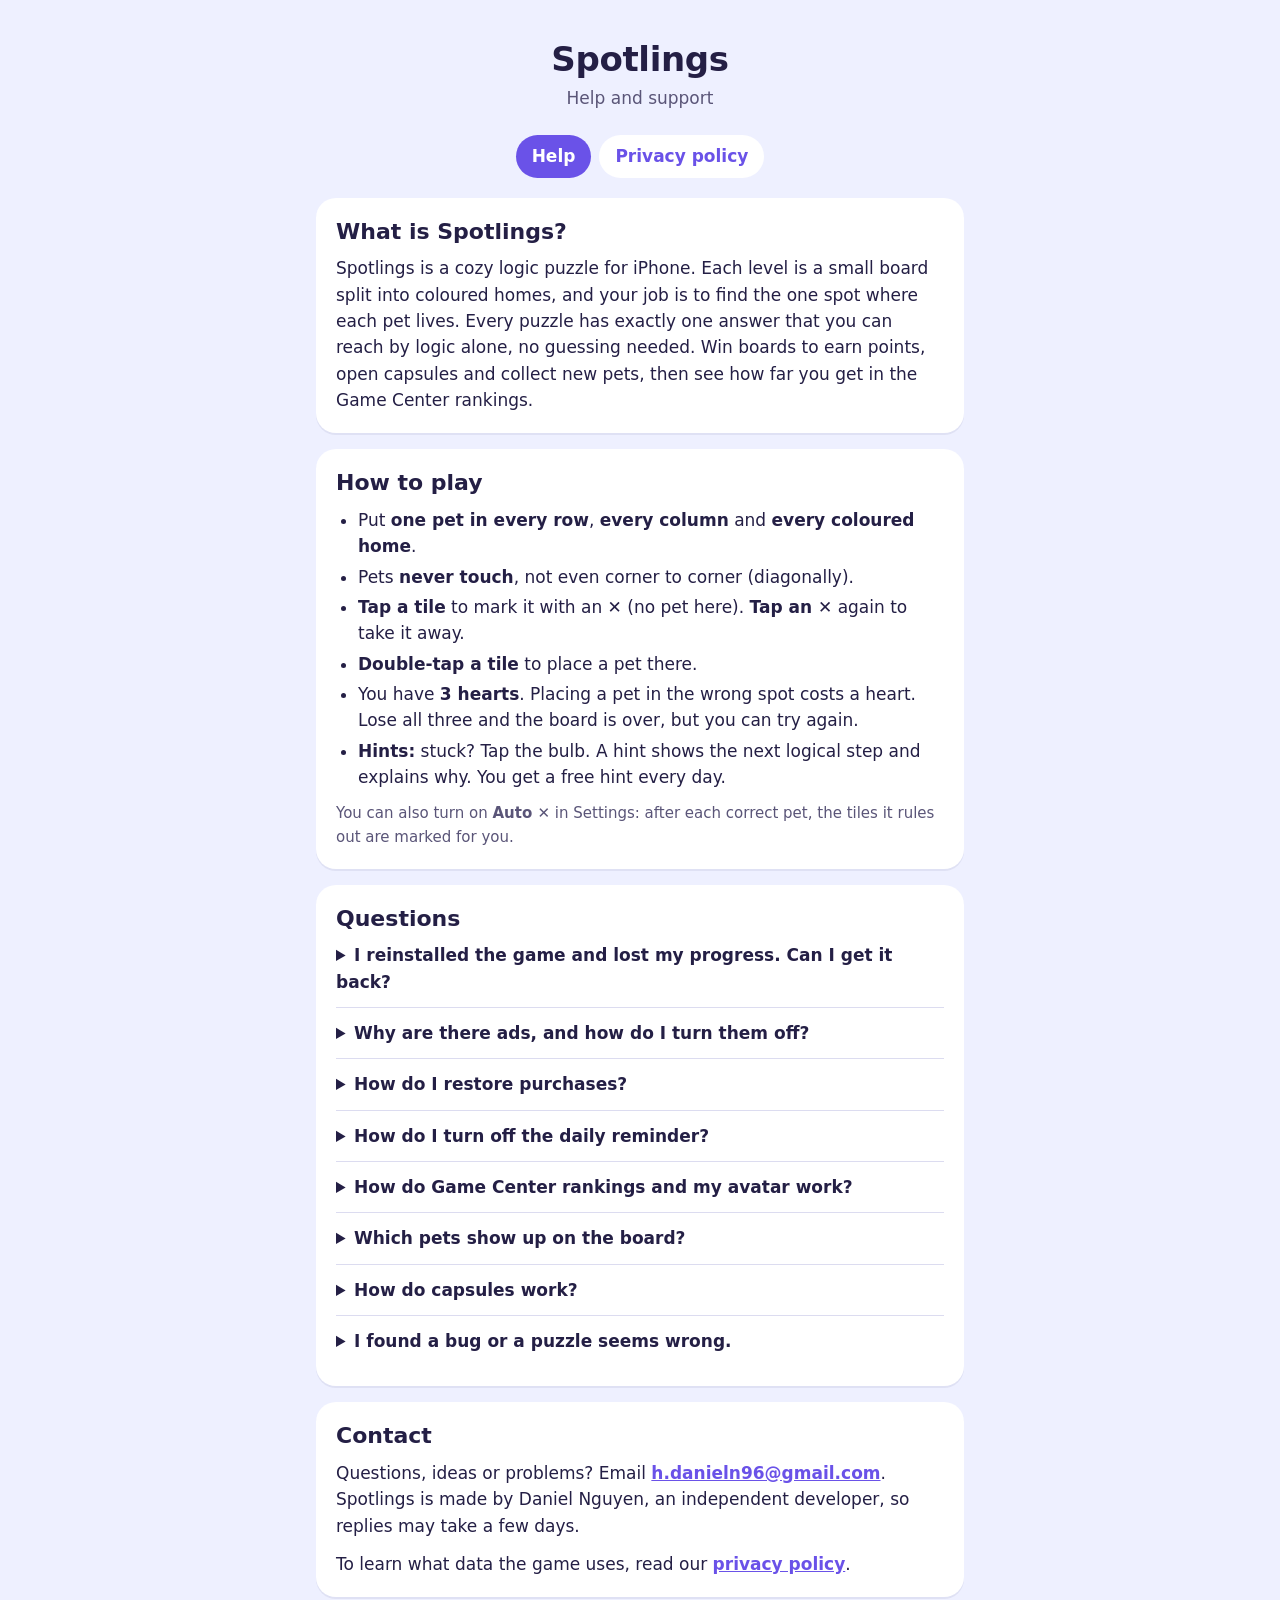
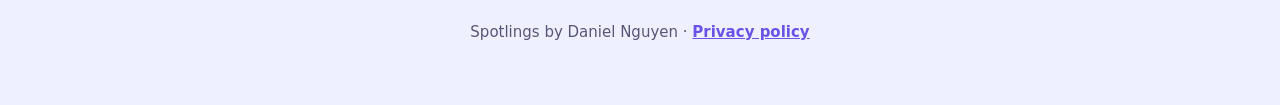
<file: index.html>
<!doctype html>
<html lang="en">
<head>
  <meta charset="utf-8">
  <meta name="viewport" content="width=device-width, initial-scale=1">
  <title>Spotlings: Help and support</title>
  <meta name="description" content="Help and support for Spotlings, a cozy logic puzzle game with collectible pets for iPhone: how to play, common questions and how to contact us.">
  <link rel="stylesheet" href="style.css">
  <!-- Once Spotlings 1.0 is live on the App Store (not before: the banner needs a live app), add Apple's Smart App Banner here:
  <meta name="apple-itunes-app" content="app-id=6824955648"> -->

</head>
<body>
  <div class="wrap">
    <header class="site">
      <h1>Spotlings</h1>
      <p>Help and support</p>
    </header>

    <nav class="top" aria-label="Pages">
      <a href="./" aria-current="page">Help</a>
      <a href="privacy.html">Privacy policy</a>
    </nav>

    <main>
      <section class="card" aria-labelledby="about">
        <h2 id="about">What is Spotlings?</h2>
        <p>Spotlings is a cozy logic puzzle for iPhone. Each level is a small board split into coloured homes, and your job is to find the one spot where each pet lives. Every puzzle has exactly one answer that you can reach by logic alone, no guessing needed. Win boards to earn points, open capsules and collect new pets, then see how far you get in the Game Center rankings.</p>
      </section>

      <section class="card" aria-labelledby="how">
        <h2 id="how">How to play</h2>
        <ul>
          <li>Put <strong>one pet in every row</strong>, <strong>every column</strong> and <strong>every coloured home</strong>.</li>
          <li>Pets <strong>never touch</strong>, not even corner to corner (diagonally).</li>
          <li><strong>Tap a tile</strong> to mark it with an ✕ (no pet here). <strong>Tap an ✕</strong> again to take it away.</li>
          <li><strong>Double-tap a tile</strong> to place a pet there.</li>
          <li>You have <strong>3 hearts</strong>. Placing a pet in the wrong spot costs a heart. Lose all three and the board is over, but you can try again.</li>
          <li><strong>Hints:</strong> stuck? Tap the bulb. A hint shows the next logical step and explains why. You get a free hint every day.</li>
        </ul>
        <p class="small">You can also turn on <strong>Auto ✕</strong> in Settings: after each correct pet, the tiles it rules out are marked for you.</p>
      </section>

      <section class="card" aria-labelledby="faq">
        <h2 id="faq">Questions</h2>

        <details>
          <summary>I reinstalled the game and lost my progress. Can I get it back?</summary>
          <p>Your progress (levels, stars and pets) is saved only on your phone. There are no accounts and no cloud save, so we have no copy we could restore. Deleting the app deletes your progress with it.</p>
          <p>If you restore your whole iPhone from a backup (iCloud or a computer) that was made before you deleted the game, your progress may come back with it.</p>
        </details>

        <details>
          <summary>Why are there ads, and how do I turn them off?</summary>
          <p>Ads help keep Spotlings free (from version 1.1). Most are ones you choose: watch a short video to win back a heart, get a hint or a pet reveal, or double a win's points. Now and then a short ad plays between levels, never before level 20, never during a puzzle and never after a capsule.</p>
          <p><strong>Buying anything in the shop</strong> (No Ads, or any pack) turns off the ads between levels for good. The ads you choose stay on offer, because they give you something; you never have to watch them.</p>
          <p><strong>Why does the game ask what year I was born?</strong> So children get ads set up the way the law asks for them. It is asked once, and the year stays on your phone. No one gets personalised ads.</p>
        </details>

        <details>
          <summary>How do I restore purchases?</summary>
          <p>If Spotlings offers purchases, you can open <strong>Settings</strong> in the game and tap <strong>Restore Purchases</strong>. Make sure you are signed in with the same Apple Account you used to buy. Purchases are handled by Apple, so for billing questions or refunds please use Apple's <a href="https://reportaproblem.apple.com/">Report a Problem</a> page.</p>
        </details>

        <details>
          <summary>How do I turn off the daily reminder?</summary>
          <p>The daily reminder is off unless you turn it on. To turn it off again, open <strong>Settings</strong> in the game and switch off <strong>Daily reminder</strong>. You can also turn off notifications for Spotlings in your iPhone's Settings app, under <strong>Notifications</strong>. The reminder is a single note a day at 7 pm, set up on your phone.</p>
        </details>

        <details>
          <summary>How do Game Center rankings and my avatar work?</summary>
          <p>Spotlings uses Apple's Game Center for its rankings. You are ranked by the <strong>points</strong> you win from puzzles (today, this week and all time) and by the <strong>highest level</strong> you have won. The "today" list starts over every day and "this week" every Monday (both at midnight UTC). Other players see your Game Center nickname, your score and the pet you chose as your avatar, never a photo.</p>
          <p>To change your avatar, open the rankings screen and pick a different pet. Other players see your new avatar after your next win (your own row shows it straight away).</p>
          <p>The <strong>Friends</strong> list only works if you allow Spotlings to see your Game Center friends; iOS asks you the first time. You can sign out of Game Center or change friends access in your iPhone's Settings app, under <strong>Game Center</strong>. The game works fine without Game Center.</p>
        </details>

        <details>
          <summary>Which pets show up on the board?</summary>
          <p>Boards use the pets you have collected, mixed at random, and trying a level again brings a new mix. Each coloured home has one pet, but it stays a surprise (a question mark) until you find its spot. You start with the one pet you pick, so early boards repeat it; every new pet from a capsule joins your boards.</p>
        </details>

        <details>
          <summary>How do capsules work?</summary>
          <p>Winning boards earns points. When the points meter is full, you open a capsule with a new pet inside. Common pets come most often, rare pets less often, and super rare pets are the hardest to find. The capsule's colour shows its rarity: pastel for common, purple for rare, gold for super rare.</p>
          <ul>
            <li><strong>No duplicates:</strong> a capsule always holds a pet you don't have yet.</li>
            <li><strong>Pure chance:</strong> there is no trick and no guarantee. Once you own every pet of one rarity, the next capsules come from the rarities you still need.</li>
            <li><strong>Never sold:</strong> capsules and points can only be earned by playing. They are never sold for money.</li>
          </ul>
        </details>

        <details>
          <summary>I found a bug or a puzzle seems wrong.</summary>
          <p>Please email us (address below) with the level number, what happened, and your iPhone model and iOS version if you know them. A screenshot helps a lot.</p>
        </details>
      </section>

      <section class="card" aria-labelledby="contact">
        <h2 id="contact">Contact</h2>
        <p>Questions, ideas or problems? Email <a href="mailto:h.danieln96@gmail.com">h.danieln96@gmail.com</a>. Spotlings is made by Daniel Nguyen, an independent developer, so replies may take a few days.</p>
        <p>To learn what data the game uses, read our <a href="privacy.html">privacy policy</a>.</p>
      </section>
    </main>

    <footer class="site">
      <p>Spotlings by Daniel Nguyen · <a href="privacy.html">Privacy policy</a></p>
    </footer>
  </div>
</body>
</html>
</file>
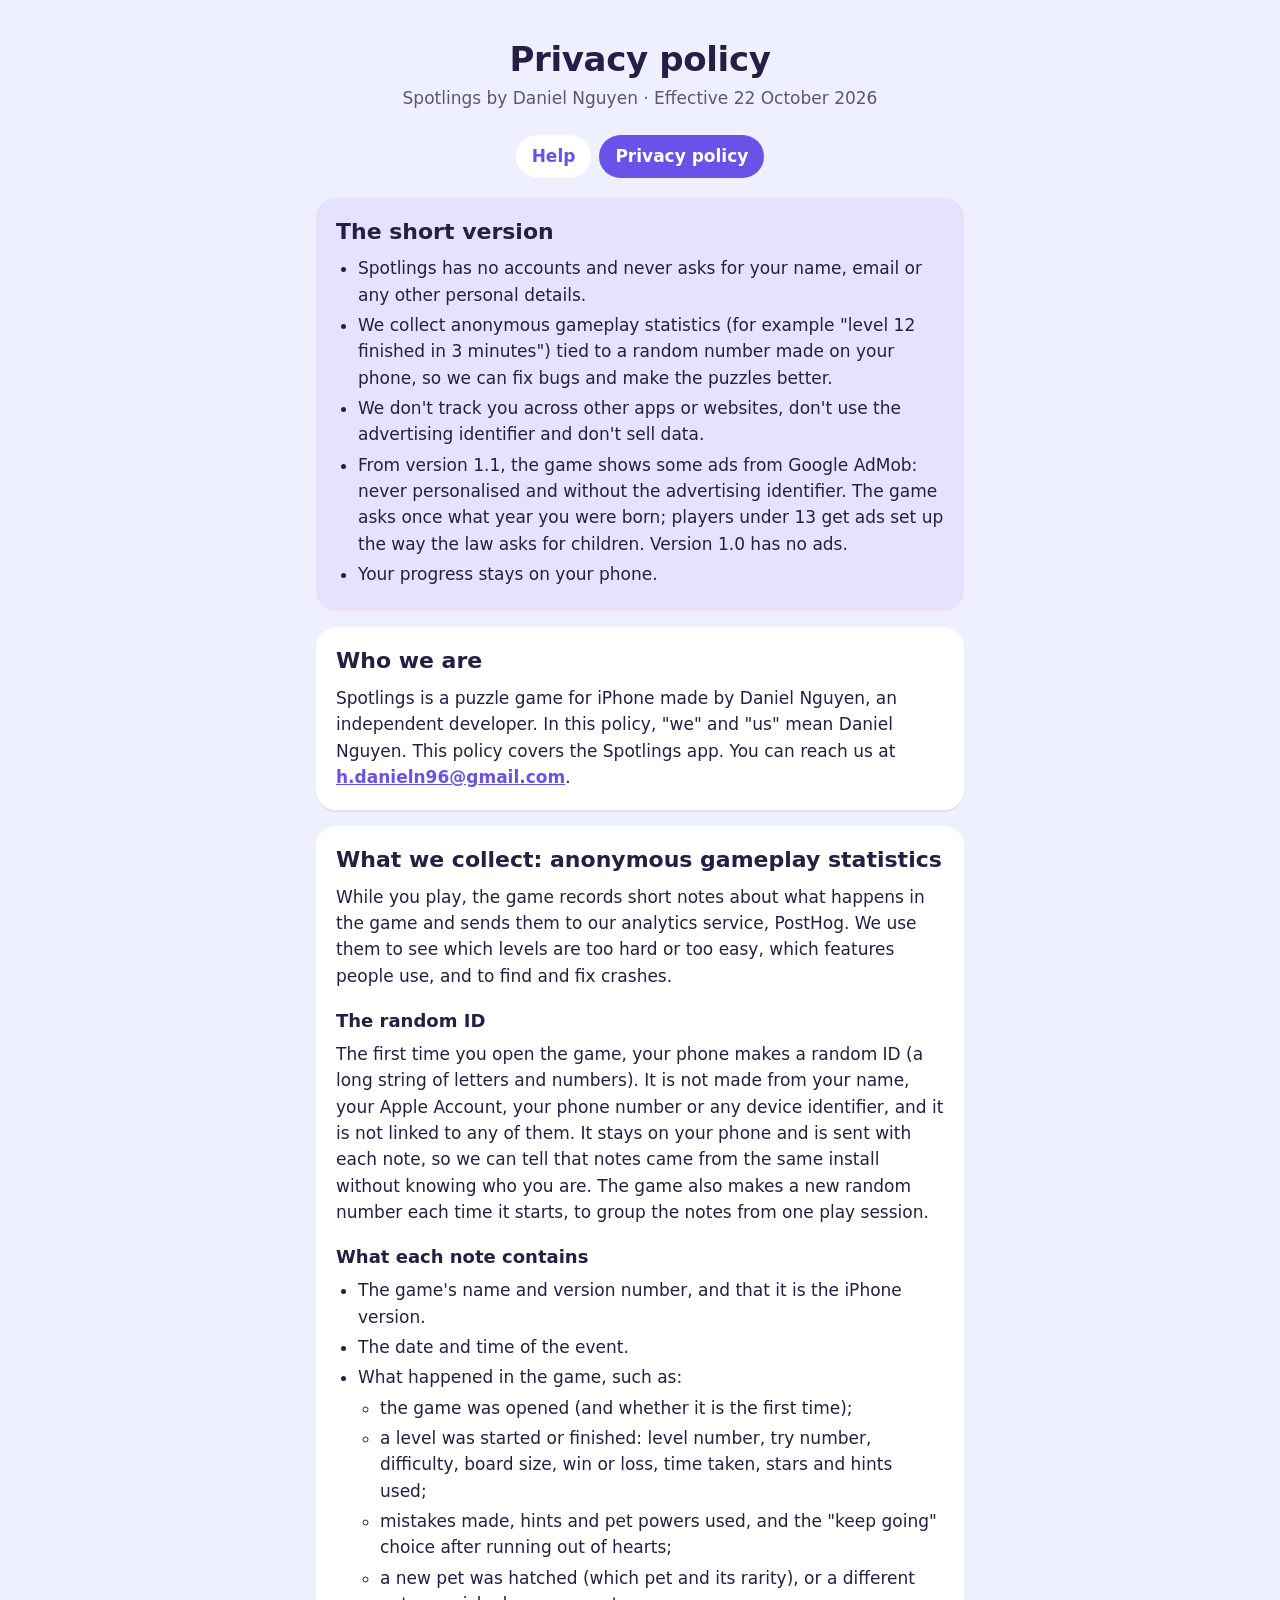
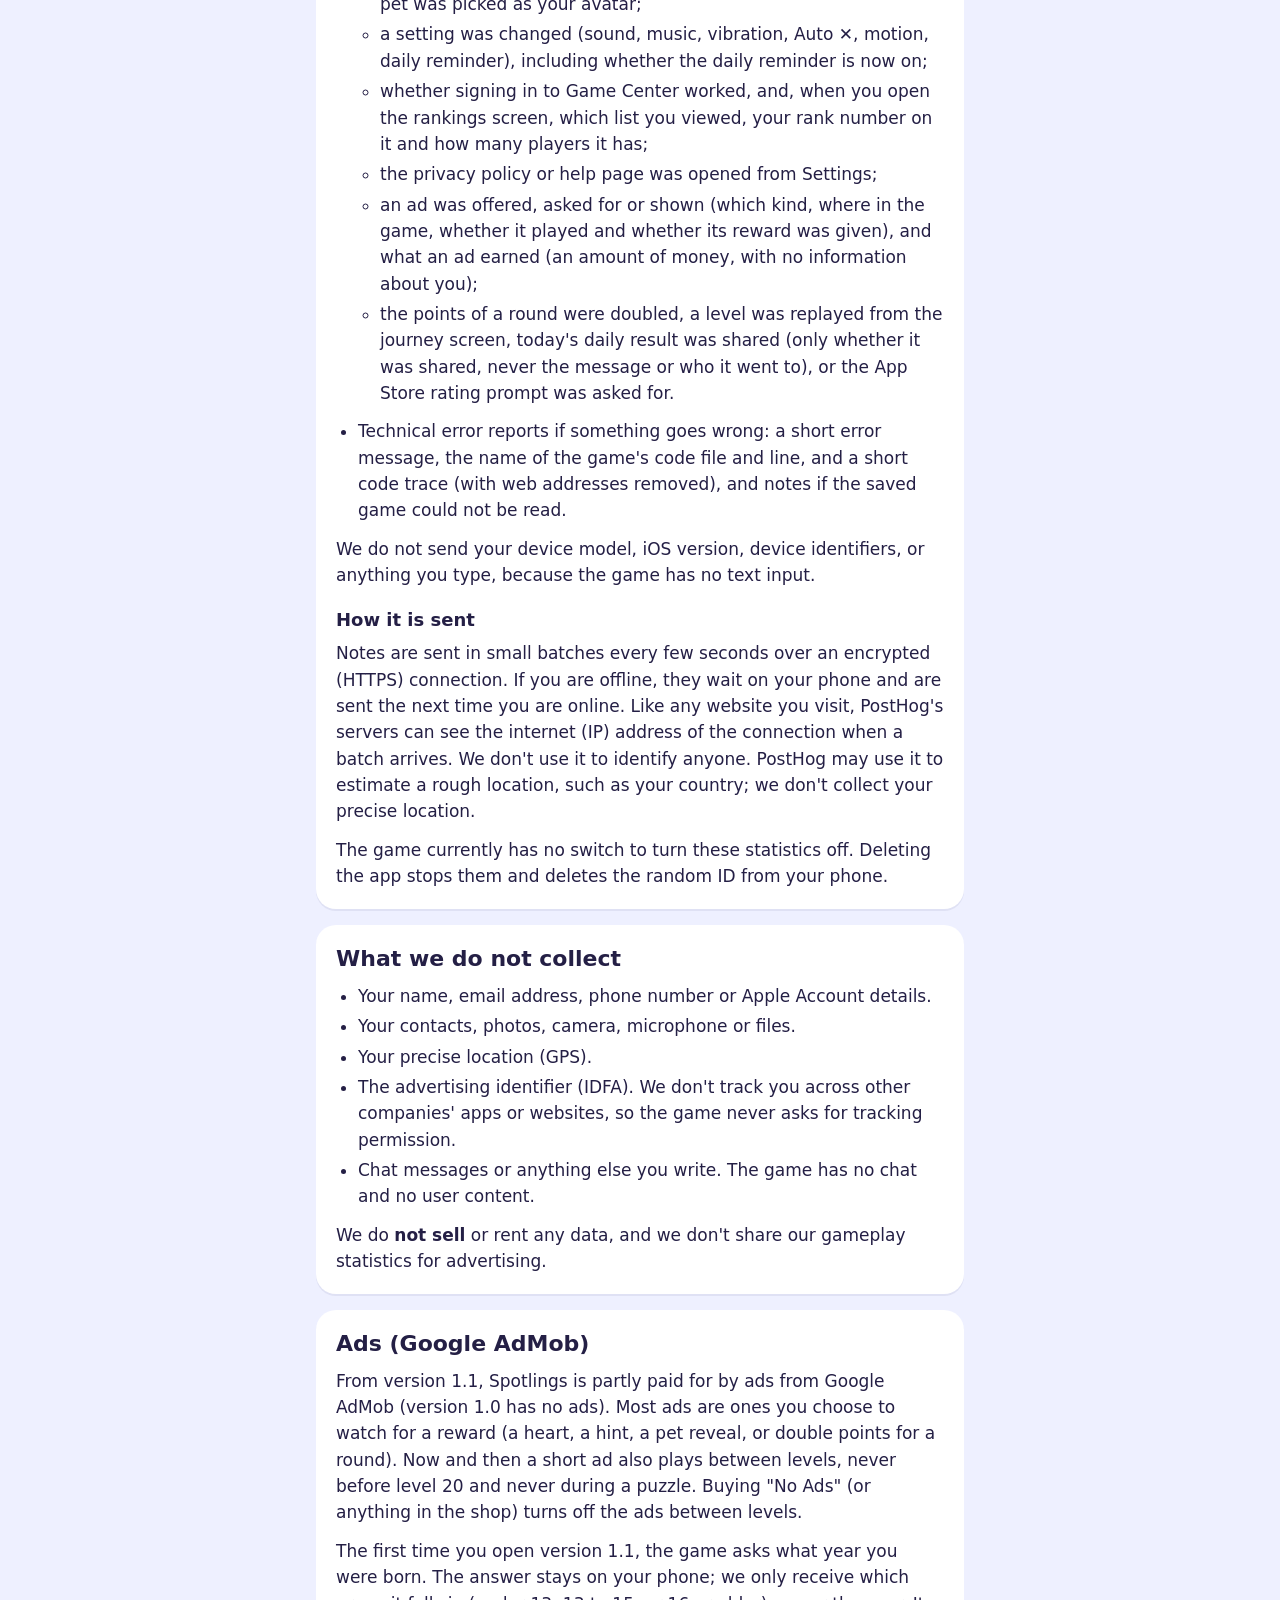
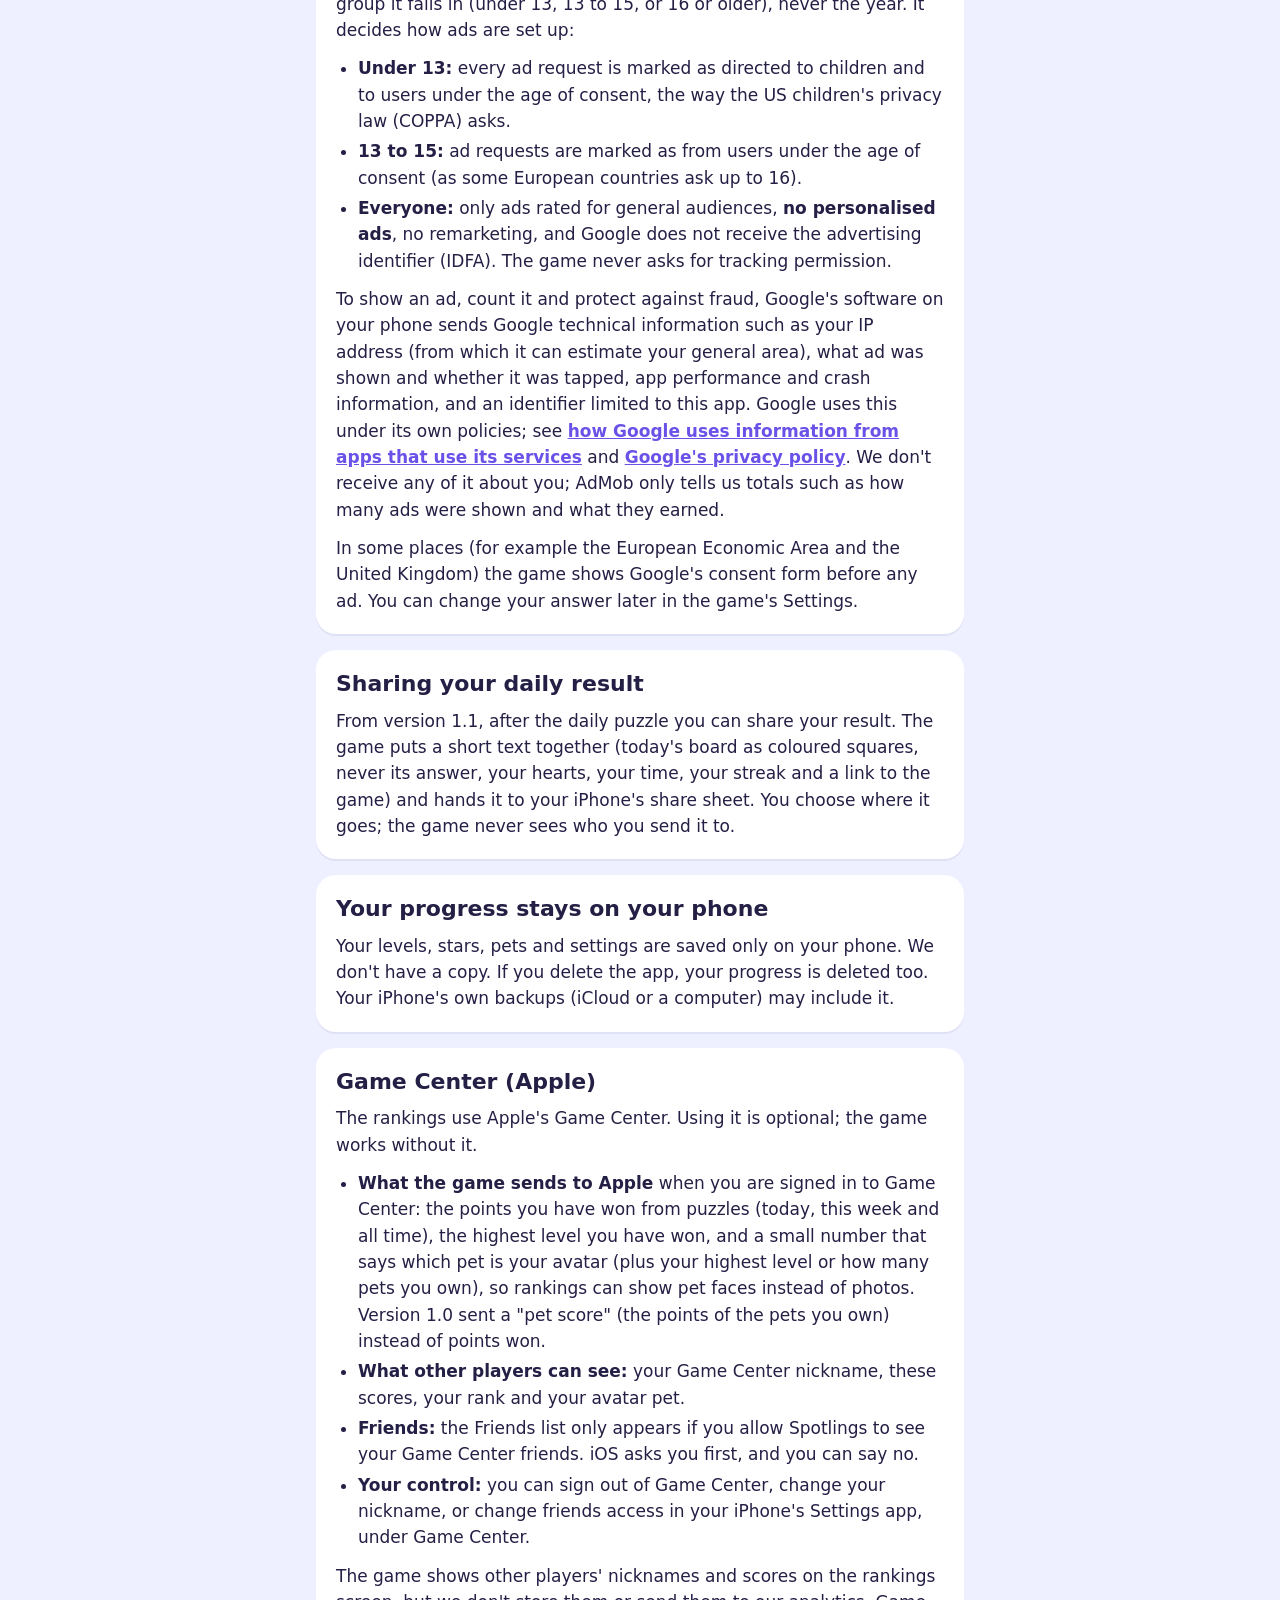
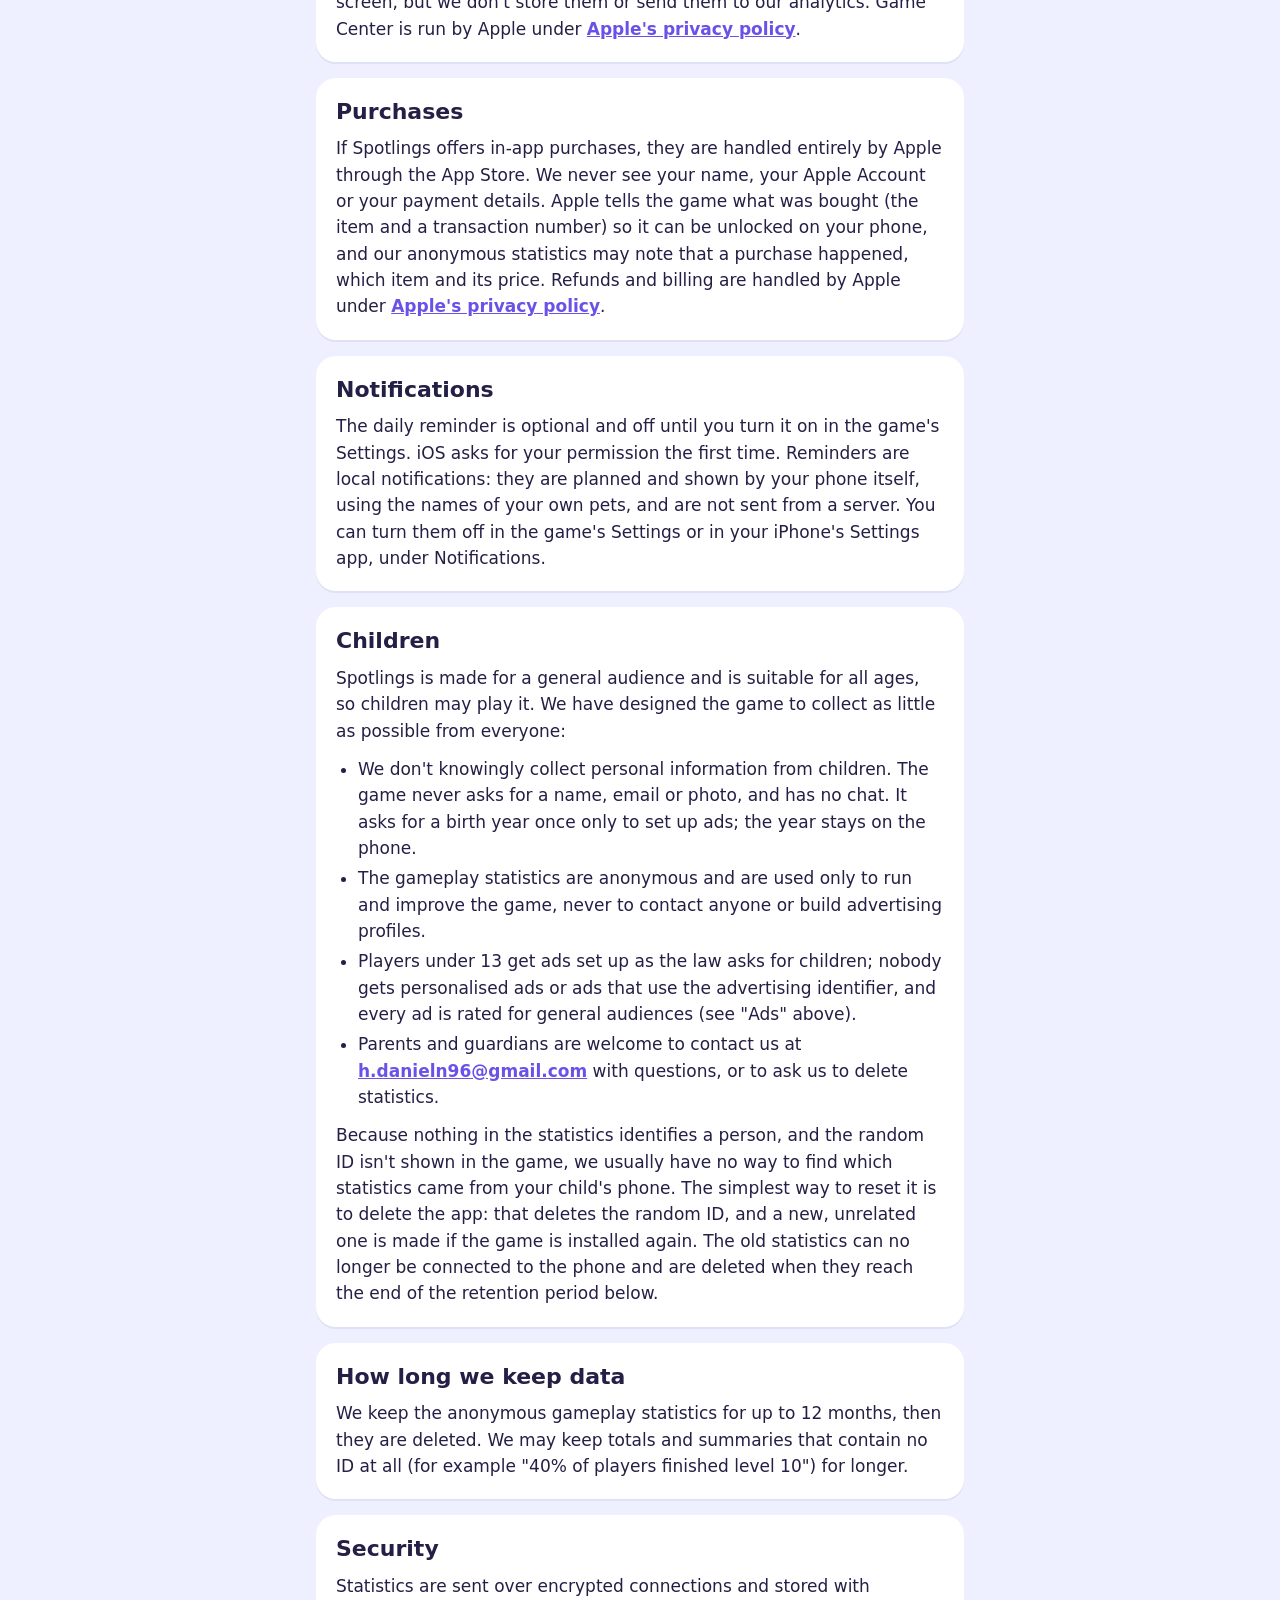
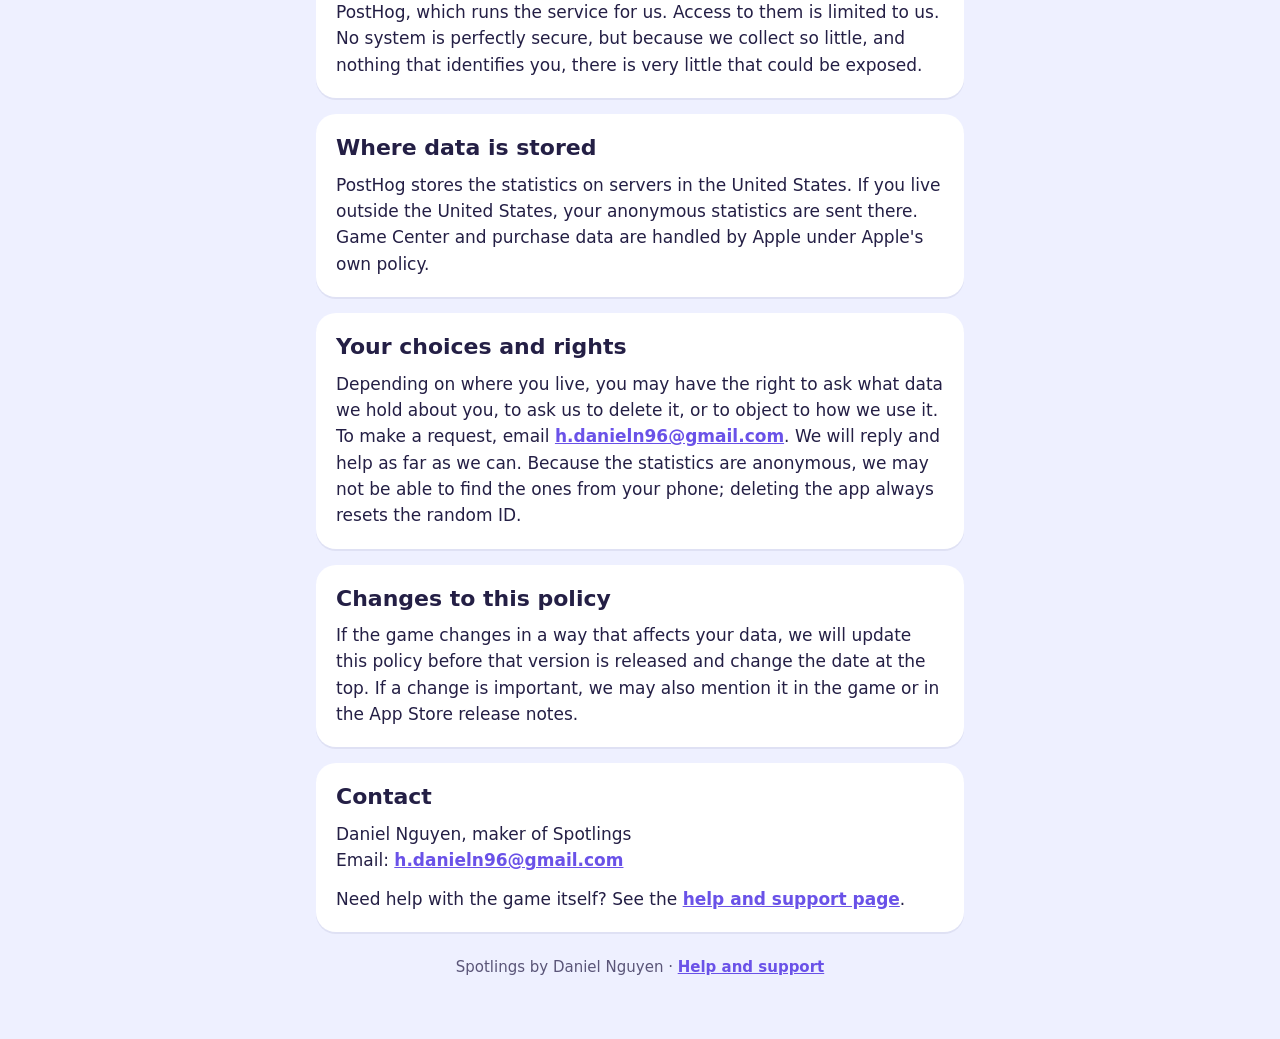
<file: privacy.html>
<!doctype html>
<html lang="en">
<head>
  <meta charset="utf-8">
  <meta name="viewport" content="width=device-width, initial-scale=1">
  <title>Spotlings: Privacy policy</title>
  <meta name="description" content="Privacy policy for Spotlings, a puzzle game for iPhone by Daniel Nguyen. We collect only anonymous gameplay statistics and nothing that identifies you.">
  <link rel="stylesheet" href="style.css">
</head>
<body>
  <div class="wrap">
    <header class="site">
      <h1>Privacy policy</h1>
      <p>Spotlings by Daniel Nguyen · Effective 22 October 2026</p>
    </header>

    <nav class="top" aria-label="Pages">
      <a href="./">Help</a>
      <a href="privacy.html" aria-current="page">Privacy policy</a>
    </nav>

    <main>
      <section class="card note" aria-labelledby="short">
        <h2 id="short">The short version</h2>
        <ul>
          <li>Spotlings has no accounts and never asks for your name, email or any other personal details.</li>
          <li>We collect anonymous gameplay statistics (for example "level 12 finished in 3 minutes") tied to a random number made on your phone, so we can fix bugs and make the puzzles better.</li>
          <li>We don't track you across other apps or websites, don't use the advertising identifier and don't sell data.</li>
          <li>From version 1.1, the game shows some ads from Google AdMob: never personalised and without the advertising identifier. The game asks once what year you were born; players under 13 get ads set up the way the law asks for children. Version 1.0 has no ads.</li>
          <li>Your progress stays on your phone.</li>
        </ul>
      </section>

      <section class="card" aria-labelledby="who">
        <h2 id="who">Who we are</h2>
        <p>Spotlings is a puzzle game for iPhone made by Daniel Nguyen, an independent developer. In this policy, "we" and "us" mean Daniel Nguyen. This policy covers the Spotlings app. You can reach us at <a href="mailto:h.danieln96@gmail.com">h.danieln96@gmail.com</a>.</p>
      </section>

      <section class="card" aria-labelledby="collect">
        <h2 id="collect">What we collect: anonymous gameplay statistics</h2>
        <p>While you play, the game records short notes about what happens in the game and sends them to our analytics service, PostHog. We use them to see which levels are too hard or too easy, which features people use, and to find and fix crashes.</p>

        <h3>The random ID</h3>
        <p>The first time you open the game, your phone makes a random ID (a long string of letters and numbers). It is not made from your name, your Apple Account, your phone number or any device identifier, and it is not linked to any of them. It stays on your phone and is sent with each note, so we can tell that notes came from the same install without knowing who you are. The game also makes a new random number each time it starts, to group the notes from one play session.</p>

        <h3>What each note contains</h3>
        <ul>
          <li>The game's name and version number, and that it is the iPhone version.</li>
          <li>The date and time of the event.</li>
          <li>What happened in the game, such as:
            <ul>
              <li>the game was opened (and whether it is the first time);</li>
              <li>a level was started or finished: level number, try number, difficulty, board size, win or loss, time taken, stars and hints used;</li>
              <li>mistakes made, hints and pet powers used, and the "keep going" choice after running out of hearts;</li>
              <li>a new pet was hatched (which pet and its rarity), or a different pet was picked as your avatar;</li>
              <li>a setting was changed (sound, music, vibration, Auto ✕, motion, daily reminder), including whether the daily reminder is now on;</li>
              <li>whether signing in to Game Center worked, and, when you open the rankings screen, which list you viewed, your rank number on it and how many players it has;</li>
              <li>the privacy policy or help page was opened from Settings;</li>
              <li>an ad was offered, asked for or shown (which kind, where in the game, whether it played and whether its reward was given), and what an ad earned (an amount of money, with no information about you);</li>
              <li>the points of a round were doubled, a level was replayed from the journey screen, today's daily result was shared (only whether it was shared, never the message or who it went to), or the App Store rating prompt was asked for.</li>
            </ul>
          </li>
          <li>Technical error reports if something goes wrong: a short error message, the name of the game's code file and line, and a short code trace (with web addresses removed), and notes if the saved game could not be read.</li>
        </ul>
        <p>We do not send your device model, iOS version, device identifiers, or anything you type, because the game has no text input.</p>

        <h3>How it is sent</h3>
        <p>Notes are sent in small batches every few seconds over an encrypted (HTTPS) connection. If you are offline, they wait on your phone and are sent the next time you are online. Like any website you visit, PostHog's servers can see the internet (IP) address of the connection when a batch arrives. We don't use it to identify anyone. PostHog may use it to estimate a rough location, such as your country; we don't collect your precise location.</p>
        <p>The game currently has no switch to turn these statistics off. Deleting the app stops them and deletes the random ID from your phone.</p>
      </section>

      <section class="card" aria-labelledby="not">
        <h2 id="not">What we do not collect</h2>
        <ul>
          <li>Your name, email address, phone number or Apple Account details.</li>
          <li>Your contacts, photos, camera, microphone or files.</li>
          <li>Your precise location (GPS).</li>
          <li>The advertising identifier (IDFA). We don't track you across other companies' apps or websites, so the game never asks for tracking permission.</li>
          <li>Chat messages or anything else you write. The game has no chat and no user content.</li>
        </ul>
        <p>We do <strong>not sell</strong> or rent any data, and we don't share our gameplay statistics for advertising.</p>
      </section>

      <section class="card" aria-labelledby="ads">
        <h2 id="ads">Ads (Google AdMob)</h2>
        <p>From version 1.1, Spotlings is partly paid for by ads from Google AdMob (version 1.0 has no ads). Most ads are ones you choose to watch for a reward (a heart, a hint, a pet reveal, or double points for a round). Now and then a short ad also plays between levels, never before level 20 and never during a puzzle. Buying "No Ads" (or anything in the shop) turns off the ads between levels.</p>
        <p>The first time you open version 1.1, the game asks what year you were born. The answer stays on your phone; we only receive which group it falls in (under 13, 13 to 15, or 16 or older), never the year. It decides how ads are set up:</p>
        <ul>
          <li><strong>Under 13:</strong> every ad request is marked as directed to children and to users under the age of consent, the way the US children's privacy law (COPPA) asks.</li>
          <li><strong>13 to 15:</strong> ad requests are marked as from users under the age of consent (as some European countries ask up to 16).</li>
          <li><strong>Everyone:</strong> only ads rated for general audiences, <strong>no personalised ads</strong>, no remarketing, and Google does not receive the advertising identifier (IDFA). The game never asks for tracking permission.</li>
        </ul>
        <p>To show an ad, count it and protect against fraud, Google's software on your phone sends Google technical information such as your IP address (from which it can estimate your general area), what ad was shown and whether it was tapped, app performance and crash information, and an identifier limited to this app. Google uses this under its own policies; see <a href="https://policies.google.com/technologies/partner-sites">how Google uses information from apps that use its services</a> and <a href="https://policies.google.com/privacy">Google's privacy policy</a>. We don't receive any of it about you; AdMob only tells us totals such as how many ads were shown and what they earned.</p>
        <p>In some places (for example the European Economic Area and the United Kingdom) the game shows Google's consent form before any ad. You can change your answer later in the game's Settings.</p>
      </section>

      <section class="card" aria-labelledby="share">
        <h2 id="share">Sharing your daily result</h2>
        <p>From version 1.1, after the daily puzzle you can share your result. The game puts a short text together (today's board as coloured squares, never its answer, your hearts, your time, your streak and a link to the game) and hands it to your iPhone's share sheet. You choose where it goes; the game never sees who you send it to.</p>
      </section>

      <section class="card" aria-labelledby="device">
        <h2 id="device">Your progress stays on your phone</h2>
        <p>Your levels, stars, pets and settings are saved only on your phone. We don't have a copy. If you delete the app, your progress is deleted too. Your iPhone's own backups (iCloud or a computer) may include it.</p>
      </section>

      <section class="card" aria-labelledby="gc">
        <h2 id="gc">Game Center (Apple)</h2>
        <p>The rankings use Apple's Game Center. Using it is optional; the game works without it.</p>
        <ul>
          <li><strong>What the game sends to Apple</strong> when you are signed in to Game Center: the points you have won from puzzles (today, this week and all time), the highest level you have won, and a small number that says which pet is your avatar (plus your highest level or how many pets you own), so rankings can show pet faces instead of photos. Version 1.0 sent a "pet score" (the points of the pets you own) instead of points won.</li>
          <li><strong>What other players can see:</strong> your Game Center nickname, these scores, your rank and your avatar pet.</li>
          <li><strong>Friends:</strong> the Friends list only appears if you allow Spotlings to see your Game Center friends. iOS asks you first, and you can say no.</li>
          <li><strong>Your control:</strong> you can sign out of Game Center, change your nickname, or change friends access in your iPhone's Settings app, under Game Center.</li>
        </ul>
        <p>The game shows other players' nicknames and scores on the rankings screen, but we don't store them or send them to our analytics. Game Center is run by Apple under <a href="https://www.apple.com/legal/privacy/">Apple's privacy policy</a>.</p>
      </section>

      <section class="card" aria-labelledby="buy">
        <h2 id="buy">Purchases</h2>
        <p>If Spotlings offers in-app purchases, they are handled entirely by Apple through the App Store. We never see your name, your Apple Account or your payment details. Apple tells the game what was bought (the item and a transaction number) so it can be unlocked on your phone, and our anonymous statistics may note that a purchase happened, which item and its price. Refunds and billing are handled by Apple under <a href="https://www.apple.com/legal/privacy/">Apple's privacy policy</a>.</p>
      </section>

      <section class="card" aria-labelledby="notes">
        <h2 id="notes">Notifications</h2>
        <p>The daily reminder is optional and off until you turn it on in the game's Settings. iOS asks for your permission the first time. Reminders are local notifications: they are planned and shown by your phone itself, using the names of your own pets, and are not sent from a server. You can turn them off in the game's Settings or in your iPhone's Settings app, under Notifications.</p>
      </section>

      <section class="card" aria-labelledby="kids">
        <h2 id="kids">Children</h2>
        <p>Spotlings is made for a general audience and is suitable for all ages, so children may play it. We have designed the game to collect as little as possible from everyone:</p>
        <ul>
          <li>We don't knowingly collect personal information from children. The game never asks for a name, email or photo, and has no chat. It asks for a birth year once only to set up ads; the year stays on the phone.</li>
          <li>The gameplay statistics are anonymous and are used only to run and improve the game, never to contact anyone or build advertising profiles.</li>
          <li>Players under 13 get ads set up as the law asks for children; nobody gets personalised ads or ads that use the advertising identifier, and every ad is rated for general audiences (see "Ads" above).</li>
          <li>Parents and guardians are welcome to contact us at <a href="mailto:h.danieln96@gmail.com">h.danieln96@gmail.com</a> with questions, or to ask us to delete statistics.</li>
        </ul>
        <p>Because nothing in the statistics identifies a person, and the random ID isn't shown in the game, we usually have no way to find which statistics came from your child's phone. The simplest way to reset it is to delete the app: that deletes the random ID, and a new, unrelated one is made if the game is installed again. The old statistics can no longer be connected to the phone and are deleted when they reach the end of the retention period below.</p>
      </section>

      <section class="card" aria-labelledby="keep">
        <h2 id="keep">How long we keep data</h2>
        <p>We keep the anonymous gameplay statistics for up to 12 months, then they are deleted. We may keep totals and summaries that contain no ID at all (for example "40% of players finished level 10") for longer.</p>
      </section>

      <section class="card" aria-labelledby="safe">
        <h2 id="safe">Security</h2>
        <p>Statistics are sent over encrypted connections and stored with PostHog, which runs the service for us. Access to them is limited to us. No system is perfectly secure, but because we collect so little, and nothing that identifies you, there is very little that could be exposed.</p>
      </section>

      <section class="card" aria-labelledby="where">
        <h2 id="where">Where data is stored</h2>
        <p>PostHog stores the statistics on servers in the United States. If you live outside the United States, your anonymous statistics are sent there. Game Center and purchase data are handled by Apple under Apple's own policy.</p>
      </section>

      <section class="card" aria-labelledby="rights">
        <h2 id="rights">Your choices and rights</h2>
        <p>Depending on where you live, you may have the right to ask what data we hold about you, to ask us to delete it, or to object to how we use it. To make a request, email <a href="mailto:h.danieln96@gmail.com">h.danieln96@gmail.com</a>. We will reply and help as far as we can. Because the statistics are anonymous, we may not be able to find the ones from your phone; deleting the app always resets the random ID.</p>
      </section>

      <section class="card" aria-labelledby="changes">
        <h2 id="changes">Changes to this policy</h2>
        <p>If the game changes in a way that affects your data, we will update this policy before that version is released and change the date at the top. If a change is important, we may also mention it in the game or in the App Store release notes.</p>
      </section>

      <section class="card" aria-labelledby="contact">
        <h2 id="contact">Contact</h2>
        <p>Daniel Nguyen, maker of Spotlings<br>
        Email: <a href="mailto:h.danieln96@gmail.com">h.danieln96@gmail.com</a></p>
        <p>Need help with the game itself? See the <a href="./">help and support page</a>.</p>
      </section>
    </main>

    <footer class="site">
      <p>Spotlings by Daniel Nguyen · <a href="./">Help and support</a></p>
    </footer>
  </div>
</body>
</html>
</file>
<file: style.css>
/* Spotlings web pages: one small shared stylesheet, no external files. */
:root {
  color-scheme: light dark;
  --bg: #eef0ff;
  --card: #ffffff;
  --ink: #241f45;
  --ink-soft: #5a5578;
  --accent: #6a52e8;
  --accent-soft: #e6e1ff;
  --line: #dcdcf0;
  --radius: 20px;
}
@media (prefers-color-scheme: dark) {
  :root {
    --bg: #15132a;
    --card: #221f3d;
    --ink: #f1efff;
    --ink-soft: #b6b1d6;
    --accent: #a594ff;
    --accent-soft: #332d5e;
    --line: #38345a;
  }
}

* { box-sizing: border-box; }
html { -webkit-text-size-adjust: 100%; }
body {
  margin: 0;
  background: var(--bg);
  color: var(--ink);
  font: 17px/1.55 ui-rounded, -apple-system, BlinkMacSystemFont, "SF Pro Rounded", "Segoe UI", system-ui, sans-serif;
}
.wrap { max-width: 680px; margin: 0 auto; padding: 24px 16px 48px; }

header.site { text-align: center; padding: 16px 0 8px; }
header.site h1 { margin: 0; font-size: 34px; line-height: 1.15; letter-spacing: -0.01em; }
header.site p { margin: 6px 0 0; color: var(--ink-soft); }

nav.top { display: flex; flex-wrap: wrap; justify-content: center; gap: 8px; margin: 16px 0 20px; }
nav.top a {
  padding: 8px 16px; border-radius: 999px; background: var(--card);
  color: var(--accent); font-weight: 700; text-decoration: none;
}
nav.top a[aria-current="page"] { background: var(--accent); color: #fff; }

.card {
  background: var(--card);
  border-radius: var(--radius);
  padding: 20px;
  margin: 0 0 16px;
  box-shadow: 0 2px 0 rgba(60, 50, 120, 0.08);
}
.card.note { background: var(--accent-soft); box-shadow: none; }
h2 { margin: 0 0 10px; font-size: 22px; line-height: 1.25; }
h3 { margin: 18px 0 6px; font-size: 18px; }
p, ul, ol { margin: 0 0 12px; }
ul, ol { padding-left: 22px; }
li { margin: 4px 0; }
.card > :last-child { margin-bottom: 0; }

a { color: var(--accent); font-weight: 600; }
a:focus-visible { outline: 3px solid var(--accent); outline-offset: 2px; border-radius: 4px; }
.small { font-size: 15px; color: var(--ink-soft); }

details { border-top: 1px solid var(--line); padding: 12px 0; }
details:first-of-type { border-top: 0; padding-top: 0; }
summary { cursor: pointer; font-weight: 700; }
details[open] summary { margin-bottom: 8px; }

table { width: 100%; border-collapse: collapse; margin: 0 0 12px; font-size: 16px; }
th, td { text-align: left; padding: 8px 6px; border-bottom: 1px solid var(--line); vertical-align: top; }
th { color: var(--ink-soft); font-weight: 700; }

footer.site { text-align: center; color: var(--ink-soft); font-size: 15px; margin-top: 24px; }
</file>
